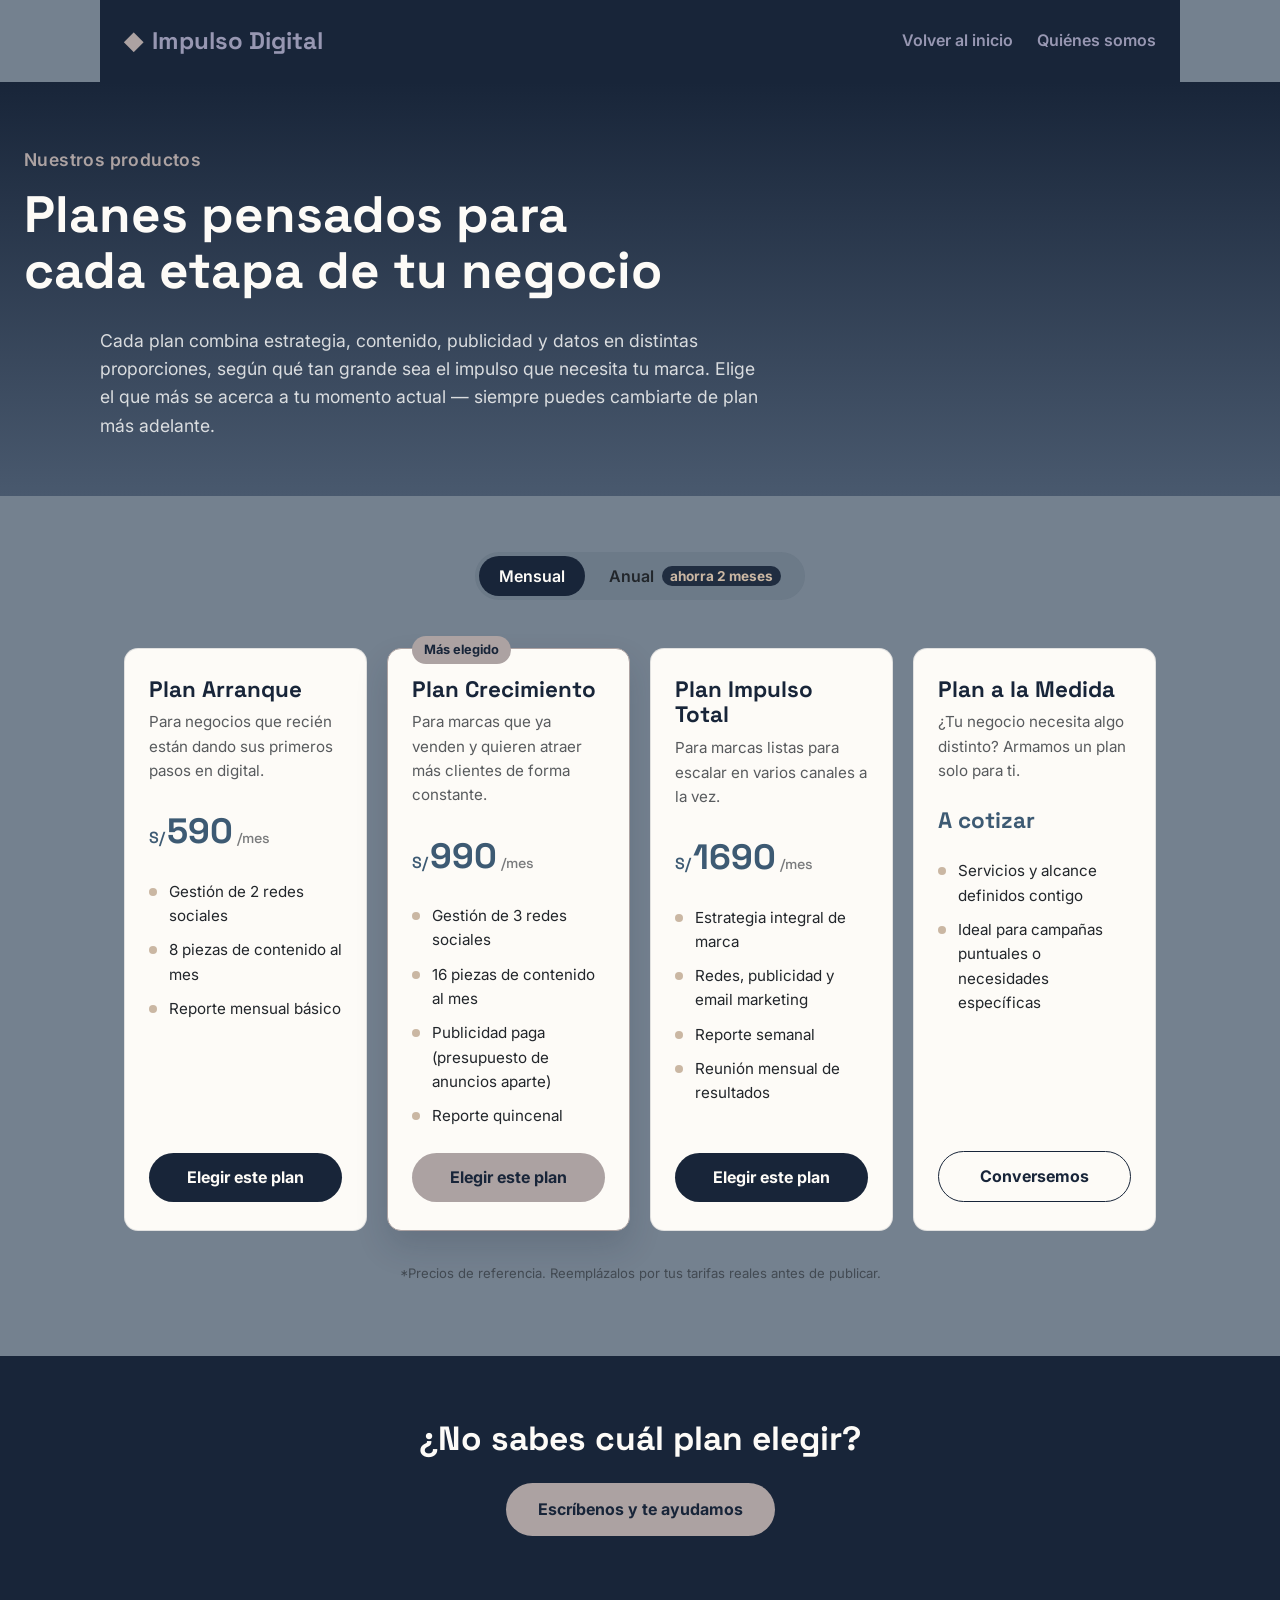
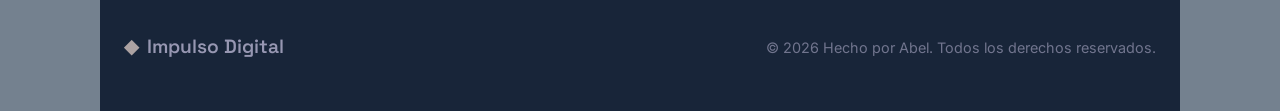
<file: productos.html>
<!DOCTYPE html>
<html lang="es">
<head>
    <meta charset="UTF-8">
    <meta name="viewport" content="width=device-width, initial-scale=1.0">
    <title>Nuestros productos | Impulso Digital</title>
    <meta name="description" content="Conoce los planes de Impulso Digital para hacer crecer tu marca en internet: estrategia, contenido, publicidad y datos en un solo lugar.">

    <link rel="preconnect" href="https://fonts.googleapis.com">
    <link rel="preconnect" href="https://fonts.gstatic.com" crossorigin>
    <link href="https://fonts.googleapis.com/css2?family=Space+Grotesk:wght@500;600;700&family=Inter:wght@400;500;600;700&display=swap" rel="stylesheet">

    <!-- Tus estilos propios para esta página -->
    <link rel="stylesheet" href="productos.css">
</head>
<body>

    <a class="salto-contenido" href="#contenido">Saltar al contenido</a>

    <header class="encabezado">
        <div class="encabezado__marca">
            <span class="encabezado__logo" aria-hidden="true">◆</span>
            <span class="encabezado__nombre">Impulso Digital</span>
        </div>
        <nav class="nav" aria-label="Navegación principal">
            <ul class="nav__lista">
                <li><a href="index.html">Volver al inicio</a></li>
                <li><a href="quienes.html">Quiénes somos</a></li>
            </ul>
        </nav>
    </header>

    <main id="contenido">

        <section class="hero">
            <p class="hero__eyebrow">Nuestros productos</p>
            <h1 class="hero__titulo">Planes pensados para cada etapa de tu negocio</h1>
            <div class="hero__texto">
                <p>
                    Cada plan combina estrategia, contenido, publicidad y datos en distintas proporciones, según qué tan grande sea el impulso que necesita tu marca. Elige el que más se acerca a tu momento actual — siempre puedes cambiarte de plan más adelante.
                </p>
            </div>
        </section>

        <section class="planes" aria-label="Planes disponibles">

            <div class="planes__toggle" role="group" aria-label="Elegir frecuencia de pago">
                <button type="button" class="planes__opcion is-activa" data-frecuencia="mensual">Mensual</button>
                <button type="button" class="planes__opcion" data-frecuencia="anual">Anual <span class="planes__ahorro">ahorra 2 meses</span></button>
            </div>

            <div class="planes__lista">

                <article class="plan">
                    <h2 class="plan__nombre">Plan Arranque</h2>
                    <p class="plan__descripcion">Para negocios que recién están dando sus primeros pasos en digital.</p>
                    <p class="plan__precio">
                        <span class="plan__moneda">S/</span><span class="plan__monto" data-mensual="590" data-anual="490">590</span><span class="plan__periodo">/mes</span>
                    </p>
                    <ul class="plan__lista">
                        <li>Gestión de 2 redes sociales</li>
                        <li>8 piezas de contenido al mes</li>
                        <li>Reporte mensual básico</li>
                    </ul>
                    <a class="plan__boton" href="index.html#contacto">Elegir este plan</a>
                </article>

                <article class="plan plan--destacado">
                    <p class="plan__insignia">Más elegido</p>
                    <h2 class="plan__nombre">Plan Crecimiento</h2>
                    <p class="plan__descripcion">Para marcas que ya venden y quieren atraer más clientes de forma constante.</p>
                    <p class="plan__precio">
                        <span class="plan__moneda">S/</span><span class="plan__monto" data-mensual="990" data-anual="825">990</span><span class="plan__periodo">/mes</span>
                    </p>
                    <ul class="plan__lista">
                        <li>Gestión de 3 redes sociales</li>
                        <li>16 piezas de contenido al mes</li>
                        <li>Publicidad paga (presupuesto de anuncios aparte)</li>
                        <li>Reporte quincenal</li>
                    </ul>
                    <a class="plan__boton" href="index.html#contacto">Elegir este plan</a>
                </article>

                <article class="plan">
                    <h2 class="plan__nombre">Plan Impulso Total</h2>
                    <p class="plan__descripcion">Para marcas listas para escalar en varios canales a la vez.</p>
                    <p class="plan__precio">
                        <span class="plan__moneda">S/</span><span class="plan__monto" data-mensual="1690" data-anual="1410">1690</span><span class="plan__periodo">/mes</span>
                    </p>
                    <ul class="plan__lista">
                        <li>Estrategia integral de marca</li>
                        <li>Redes, publicidad y email marketing</li>
                        <li>Reporte semanal</li>
                        <li>Reunión mensual de resultados</li>
                    </ul>
                    <a class="plan__boton" href="index.html#contacto">Elegir este plan</a>
                </article>

                <article class="plan plan--medida">
                    <h2 class="plan__nombre">Plan a la Medida</h2>
                    <p class="plan__descripcion">¿Tu negocio necesita algo distinto? Armamos un plan solo para ti.</p>
                    <p class="plan__precio plan__precio--cotizar">A cotizar</p>
                    <ul class="plan__lista">
                        <li>Servicios y alcance definidos contigo</li>
                        <li>Ideal para campañas puntuales o necesidades específicas</li>
                    </ul>
                    <a class="plan__boton plan__boton--secundario" href="index.html#contacto">Conversemos</a>
                </article>

            </div>

            <p class="planes__nota">*Precios de referencia. Reemplázalos por tus tarifas reales antes de publicar.</p>
        </section>

        <section class="cta">
            <h2 class="cta__titulo">¿No sabes cuál plan elegir?</h2>
            <a class="cta__boton" href="index.html#contacto">Escríbenos y te ayudamos</a>
        </section>

    </main>

    <footer class="pie">
        <div class="pie__marca">
            <span class="encabezado__logo" aria-hidden="true">◆</span>
            <span>Impulso Digital</span>
        </div>
        <p class="pie__texto">&copy; <span id="anio-actual">2026</span> Hecho por Abel. Todos los derechos reservados.</p>
    </footer>

    <!-- Tu script si deseas agregar interactividad -->
    <script src="productos.js"></script>
</body>
</html>
</file>
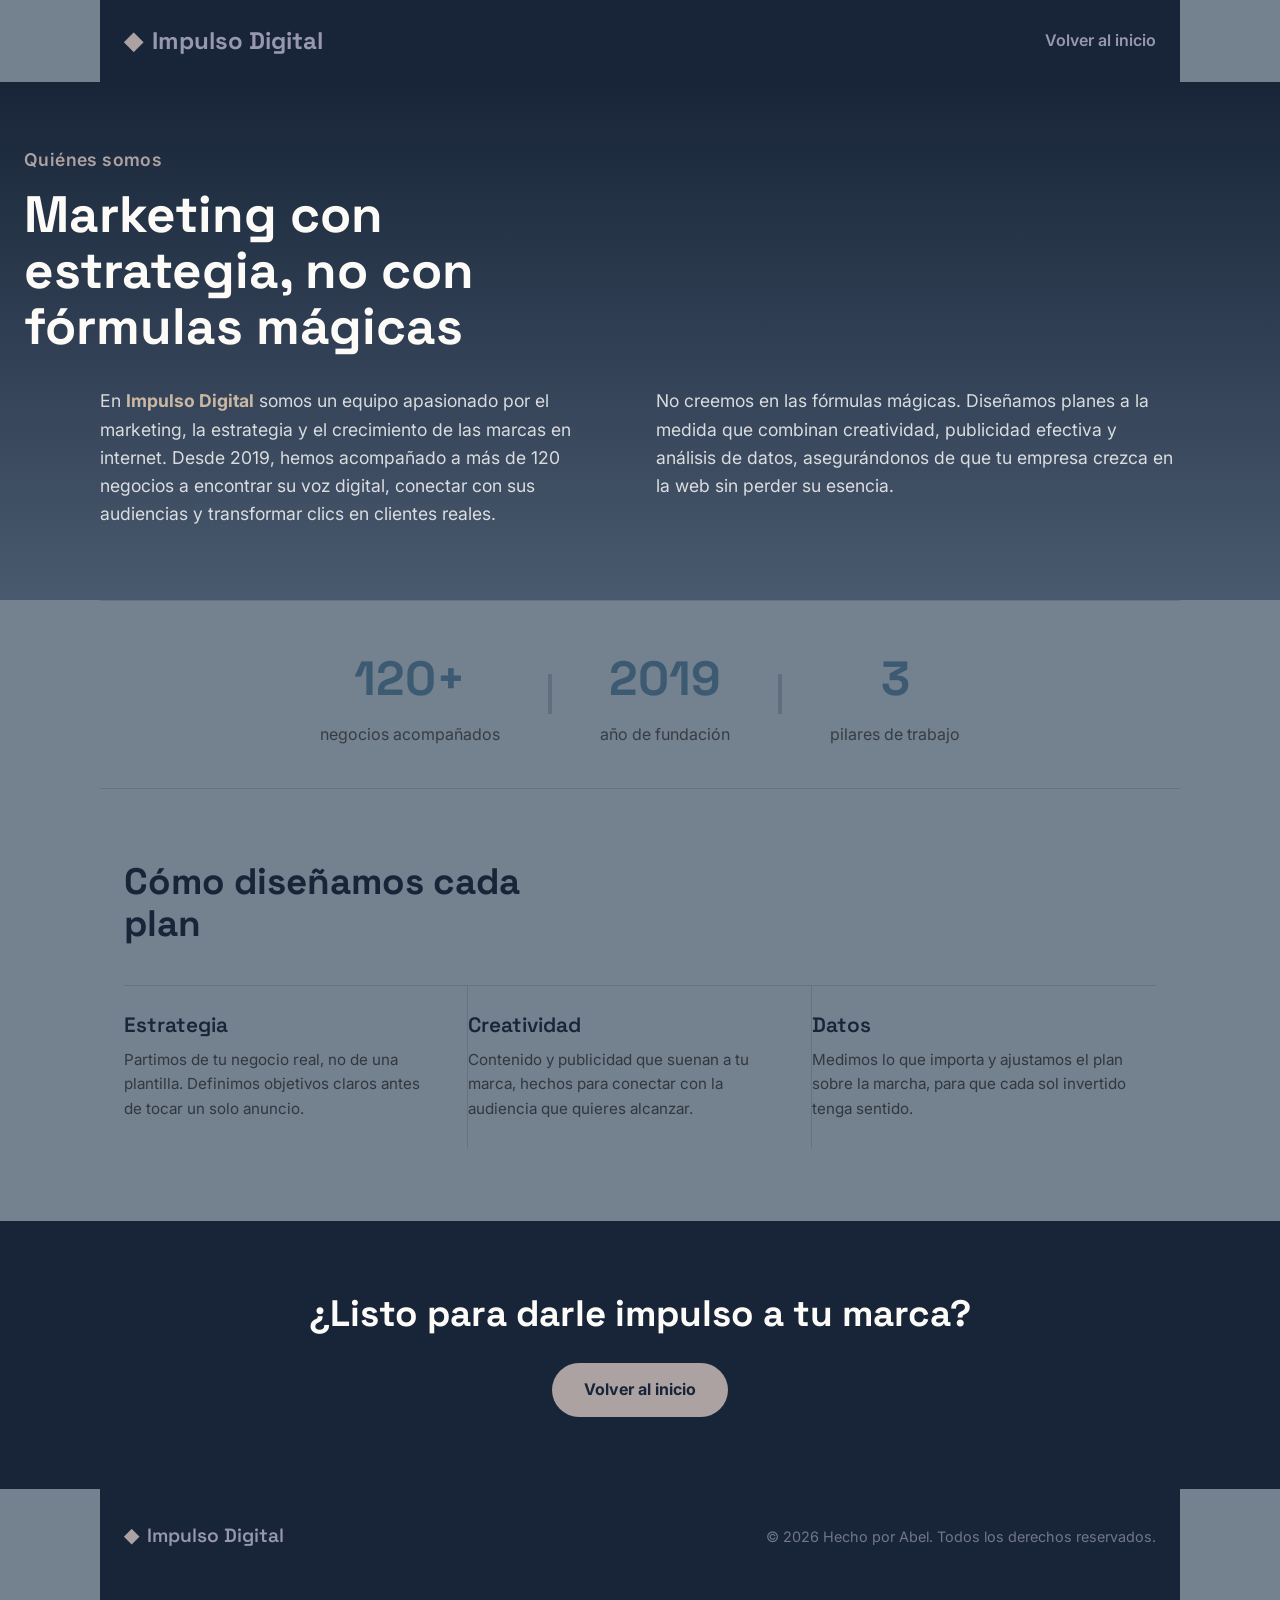
<file: quienes.html>
<!DOCTYPE html>
<html lang="es">
<head>
    <meta charset="UTF-8">
    <meta name="viewport" content="width=device-width, initial-scale=1.0">
    <title>¿Quiénes somos? | Impulso Digital</title>
    <meta name="description" content="Conoce al equipo detrás de Impulso Digital: desde 2019 ayudamos a marcas a crecer en internet con estrategia, creatividad y datos.">

    <link rel="preconnect" href="https://fonts.googleapis.com">
    <link rel="preconnect" href="https://fonts.gstatic.com" crossorigin>
    <link href="https://fonts.googleapis.com/css2?family=Space+Grotesk:wght@500;600;700&family=Inter:wght@400;500;600;700&display=swap" rel="stylesheet">

    <!-- Tus estilos propios para esta página -->
    <link rel="stylesheet" href="quienes.css">
</head>
<body>

    <a class="salto-contenido" href="#contenido">Saltar al contenido</a>

    <header class="encabezado">
        <div class="encabezado__marca">
            <span class="encabezado__logo" aria-hidden="true">◆</span>
            <span class="encabezado__nombre">Impulso Digital</span>
        </div>
        <nav class="nav" aria-label="Navegación principal">
            <ul class="nav__lista">
                <li><a href="index.html">Volver al inicio</a></li>
            </ul>
        </nav>
    </header>

    <main id="contenido">

        <section class="hero">
            <p class="hero__eyebrow">Quiénes somos</p>
            <h1 class="hero__titulo">Marketing con estrategia, no con fórmulas mágicas</h1>
            <div class="hero__texto">
                <p>
                    En <strong>Impulso Digital</strong> somos un equipo apasionado por el marketing, la estrategia y el crecimiento de las marcas en internet. Desde 2019, hemos acompañado a más de 120 negocios a encontrar su voz digital, conectar con sus audiencias y transformar clics en clientes reales.
                </p>
                <p>
                    No creemos en las fórmulas mágicas. Diseñamos planes a la medida que combinan creatividad, publicidad efectiva y análisis de datos, asegurándonos de que tu empresa crezca en la web sin perder su esencia.
                </p>
            </div>
        </section>

        <section class="cifras" aria-label="Nuestro recorrido en cifras">
            <div class="cifras__item">
                <span class="cifras__numero" data-contador="120" data-sufijo="+">0</span>
                <span class="cifras__etiqueta">negocios acompañados</span>
            </div>
            <div class="cifras__linea" aria-hidden="true"></div>
            <div class="cifras__item">
                <span class="cifras__numero" data-sin-contar="2019">2019</span>
                <span class="cifras__etiqueta">año de fundación</span>
            </div>
            <div class="cifras__linea" aria-hidden="true"></div>
            <div class="cifras__item">
                <span class="cifras__numero" data-contador="3" data-sufijo="">0</span>
                <span class="cifras__etiqueta">pilares de trabajo</span>
            </div>
        </section>

        <section class="pilares" aria-label="Cómo trabajamos">
            <h2 class="pilares__titulo">Cómo diseñamos cada plan</h2>
            <div class="pilares__lista">
                <article class="pilar">
                    <h3 class="pilar__titulo">Estrategia</h3>
                    <p class="pilar__texto">Partimos de tu negocio real, no de una plantilla. Definimos objetivos claros antes de tocar un solo anuncio.</p>
                </article>
                <article class="pilar">
                    <h3 class="pilar__titulo">Creatividad</h3>
                    <p class="pilar__texto">Contenido y publicidad que suenan a tu marca, hechos para conectar con la audiencia que quieres alcanzar.</p>
                </article>
                <article class="pilar">
                    <h3 class="pilar__titulo">Datos</h3>
                    <p class="pilar__texto">Medimos lo que importa y ajustamos el plan sobre la marcha, para que cada sol invertido tenga sentido.</p>
                </article>
            </div>
        </section>

        <section class="cta">
            <h2 class="cta__titulo">¿Listo para darle impulso a tu marca?</h2>
            <a class="cta__boton" href="index.html">Volver al inicio</a>
        </section>

    </main>

    <footer class="pie">
        <div class="pie__marca">
            <span class="encabezado__logo" aria-hidden="true">◆</span>
            <span>Impulso Digital</span>
        </div>
        <p class="pie__texto">&copy; <span id="anio-actual">2026</span> Hecho por Abel. Todos los derechos reservados.</p>
    </footer>

    <!-- Tu script si deseas agregar interactividad -->
    <script src="quienes.js"></script>
</body>
</html>
</file>
<file: productos.css>
/* ============================================
   Impulso Digital — Nuestros productos
   Reutiliza la paleta y tipografía del sitio
   ============================================ */

:root {
    --color-tinta: #182539;
    --color-tinta-suave: #49596e;
    --color-acero: #3D5A73;
    --color-ambar: #aca2a2;
    --color-ambar-oscuro: #cab7a3;
    --color-crema: #74818f;
    --color-texto: #22262B;
    --color-texto-claro: #9797b2;

    --fuente-titulo: "Space Grotesk", sans-serif;
    --fuente-texto: "Inter", sans-serif;

    --radio: 14px;
    --ancho-maximo: 1080px;
}

* {
    box-sizing: border-box;
}

html {
    scroll-behavior: smooth;
}

@media (prefers-reduced-motion: reduce) {
    html {
        scroll-behavior: auto;
    }
    * {
        animation-duration: 0.01ms !important;
        transition-duration: 0.01ms !important;
    }
}

body {
    margin: 0;
    background: var(--color-crema);
    color: var(--color-texto);
    font-family: var(--fuente-texto);
    line-height: 1.6;
    -webkit-font-smoothing: antialiased;
    overflow-x: hidden; /* <-- Evita la línea gris o desbordamiento lateral */
}

a {
    color: inherit;
}

h1, h2 {
    font-family: var(--fuente-titulo);
    line-height: 1.15;
}

/* Salto de contenido (accesibilidad) */
.salto-contenido {
    position: absolute;
    left: -9999px;
    top: 0;
    background: var(--color-tinta);
    color: var(--color-texto-claro);
    padding: 12px 20px;
    z-index: 100;
    text-decoration: none;
}

.salto-contenido:focus {
    left: 16px;
    top: 16px;
}

a:focus-visible,
button:focus-visible {
    outline: 2px solid var(--color-ambar);
    outline-offset: 2px;
}

/* ============================================
   Encabezado
   ============================================ */

.encabezado {
    display: flex;
    align-items: center;
    justify-content: space-between;
    max-width: var(--ancho-maximo);
    margin: 0 auto;
    padding: 22px 24px;
    background: var(--color-tinta);
    color: var(--color-texto-claro);
    position: sticky;
    top: 0;
    z-index: 10;
    width: 100%;
}

.encabezado__marca {
    display: flex;
    align-items: center;
    gap: 10px;
    font-family: var(--fuente-titulo);
    font-weight: 700;
    font-size: 1.5rem; /* <-- Corregido de 2.4rem para evitar que sea gigantesco */
}

.encabezado__logo {
    color: var(--color-ambar);
}

.nav__lista {
    list-style: none;
    display: flex;
    gap: 24px;
    margin: 0;
    padding: 0;
}

.nav__lista a {
    text-decoration: none;
    font-weight: 600;
    font-size: 1rem; /* <-- Ajustado de 1.5rem */
    padding-bottom: 4px;
    border-bottom: 2px solid transparent;
    transition: border-color 0.2s ease, color 0.2s ease;
}

.nav__lista a:hover,
.nav__lista a:focus-visible {
    border-color: var(--color-ambar);
    color: var(--color-ambar);
}

/* ============================================
   Hero
   ============================================ */

.hero {
    background: linear-gradient(180deg, var(--color-tinta) 0%, var(--color-tinta-suave) 100%);
    color: var(--color-texto-claro);
    padding: 64px 24px 56px;
}

.hero > * {
    max-width: var(--ancho-maximo);
    margin-left: auto;
    margin-right: auto;
}

.hero__eyebrow {
    color: var(--color-ambar);
    font-weight: 600;
    letter-spacing: 0.4px;
    font-size: 1.1rem; /* <-- Ajustado de 2.5rem */
    margin: 0 0 12px;
}

.hero__titulo {
    font-weight: 700;
    font-size: clamp(2rem, 4vw, 3.2rem); /* <-- Corregido el clamp que estaba invertido */
    line-height: 1.1;
    max-width: 20ch;
    color: #FDFBF7;
    margin: 0 0 28px;
}

.hero__texto p {
    max-width: 60ch;
    font-size: 1.1rem; /* <-- Ajustado de 2.2rem */
    color: rgba(253, 253, 251, 0.82);
    margin: 0;
}

/* ============================================
   Toggle mensual / anual
   ============================================ */

.planes {
    max-width: var(--ancho-maximo);
    margin: 0 auto;
    padding: 56px 24px 72px;
}

.planes__toggle {
    display: flex;
    justify-content: center;
    gap: 4px;
    background: rgba(24, 37, 57, 0.08);
    border-radius: 999px;
    padding: 4px;
    width: fit-content;
    margin: 0 auto 48px;
}

.planes__opcion {
    border: none;
    background: transparent;
    font-family: var(--fuente-texto);
    font-weight: 600;
    font-size: 1rem; /* <-- Ajustado de 2rem */
    color: var(--color-texto);
    padding: 10px 20px;
    border-radius: 999px;
    cursor: pointer;
    transition: background 0.2s ease, color 0.2s ease;
    display: flex;
    align-items: center;
    gap: 8px;
}

.planes__opcion.is-activa {
    background: var(--color-tinta);
    color: #FDFBF7;
}

.planes__ahorro {
    font-size: 0.85rem; /* <-- Ajustado de 2rem */
    font-weight: 700;
    color: var(--color-ambar-oscuro);
    background: rgba(24, 37, 57, 0.9);
    padding: 2px 8px;
    border-radius: 999px;
}

.planes__opcion.is-activa .planes__ahorro {
    background: var(--color-ambar);
    color: var(--color-tinta);
}

/* ============================================
   Tarjetas de planes
   ============================================ */

.planes__lista {
    display: grid;
    grid-template-columns: repeat(4, 1fr);
    gap: 20px;
    align-items: stretch;
}

.plan {
    background: #FDFBF7;
    border: 1px solid rgba(24, 37, 57, 0.12);
    border-radius: var(--radio);
    padding: 28px 24px;
    display: flex;
    flex-direction: column;
    position: relative;
}

.plan--destacado {
    border-color: var(--color-ambar);
    box-shadow: 0 16px 32px rgba(24, 37, 57, 0.16);
}

.plan__insignia {
    position: absolute;
    top: -13px;
    left: 24px;
    background: var(--color-ambar);
    color: var(--color-tinta);
    font-size: 0.8rem; /* <-- Ajustado de 1.5rem */
    font-weight: 700;
    padding: 4px 12px;
    border-radius: 999px;
    margin: 0;
}

.plan__nombre {
    font-size: 1.4rem; /* <-- Ajustado de 2rem */
    font-weight: 700;
    color: var(--color-tinta);
    margin: 0 0 8px;
}

.plan__descripcion {
    font-size: 0.95rem; /* <-- Ajustado */
    color: var(--color-texto);
    opacity: 0.75;
    margin: 0 0 20px;
    min-height: 2.8em;
}

.plan__precio {
    display: flex;
    align-items: baseline;
    gap: 2px;
    font-family: var(--fuente-titulo);
    color: var(--color-acero);
    margin: 0 0 20px;
}

.plan__moneda {
    font-size: 1rem;
    font-weight: 600;
}

.plan__monto {
    font-size: 2.2rem; /* <-- Ajustado */
    font-weight: 700;
}

.plan__periodo {
    font-size: 0.9rem; /* <-- Ajustado de 2rem para que no sea gigante al lado del precio */
    font-weight: 500;
    color: var(--color-texto);
    opacity: 0.6;
    margin-left: 2px;
}

.plan__precio--cotizar {
    font-size: 1.4rem;
    font-weight: 700;
    color: var(--color-acero);
}

.plan__lista {
    list-style: none;
    padding: 0;
    margin: 0 0 24px;
    display: flex;
    flex-direction: column;
    gap: 10px;
    font-size: 0.95rem; /* <-- Ajustado de 1.3rem */
    color: var(--color-texto);
    flex-grow: 1;
}

.plan__lista li {
    padding-left: 20px;
    position: relative;
}

.plan__lista li::before {
    content: "";
    position: absolute;
    left: 0;
    top: 8px;
    width: 8px;
    height: 8px;
    border-radius: 50%;
    background: var(--color-ambar-oscuro);
}

.plan__boton {
    display: block;
    text-align: center;
    text-decoration: none;
    background: var(--color-tinta);
    color: #FDFBF7;
    font-weight: 700;
    font-size: 1rem; /* <-- Ajustado de 1.5rem */
    padding: 12px;
    border-radius: 999px;
    transition: background 0.2s ease, transform 0.2s ease;
}

.plan--destacado .plan__boton {
    background: var(--color-ambar);
    color: var(--color-tinta);
}

.plan__boton:hover,
.plan__boton:focus-visible {
    transform: translateY(-2px);
}

.plan__boton--secundario {
    background: transparent;
    border: 1px solid var(--color-tinta);
    color: var(--color-tinta);
}

.planes__nota {
    text-align: center;
    font-size: 0.82rem;
    color: var(--color-texto);
    opacity: 0.6;
    margin: 32px 0 0;
}

@media (max-width: 980px) {
    .planes__lista {
        grid-template-columns: repeat(2, 1fr);
    }
}

@media (max-width: 620px) {
    .planes__lista {
        grid-template-columns: 1fr;
    }
    .planes__toggle {
        width: 100%;
    }
    .planes__opcion {
        flex: 1;
        justify-content: center;
    }
}

/* ============================================
   Llamado a la acción y pie
   ============================================ */

.cta {
    background: var(--color-tinta);
    color: var(--color-texto-claro);
    text-align: center;
    padding: 64px 24px;
}

.cta__titulo {
    font-weight: 700;
    font-size: clamp(1.8rem, 3vw, 2.1rem); /* <-- Ajustado */
    color: #FDFBF7;
    margin: 0 0 24px;
}

.cta__boton {
    display: inline-block;
    background: var(--color-ambar);
    color: var(--color-tinta);
    text-decoration: none;
    font-weight: 700;
    padding: 14px 32px;
    border-radius: 999px;
    transition: background 0.2s ease, transform 0.2s ease;
}

.cta__boton:hover,
.cta__boton:focus-visible {
    background: var(--color-ambar-oscuro);
    transform: translateY(-2px);
}

.pie {
    max-width: var(--ancho-maximo);
    margin: 0 auto;
    padding: 32px 24px 48px;
    background: var(--color-tinta);
    display: flex;
    align-items: center;
    justify-content: space-between;
    flex-wrap: wrap;
    gap: 12px;
}

.pie__marca {
    display: flex;
    align-items: center;
    gap: 8px;
    font-family: var(--fuente-titulo);
    font-weight: 600;
    font-size: 1.2rem; /* <-- Ajustado de 2rem */
    color: var(--color-texto-claro);
}

.pie__texto {
    font-size: 0.9rem; /* <-- Ajustado de 1.2rem */
    color: var(--color-texto-claro);
    opacity: 0.7;
    margin: 0;
}
</file>
<file: quienes.css>
/* ============================================
   Impulso Digital — Quiénes somos
   Paleta y tipografías alineadas con la página
   principal (style.css): tinta, acero, ámbar, crema.
   ============================================ */

:root {
    --color-tinta: #182539;
    --color-tinta-suave: #49596e;
    --color-acero: #3D5A73;
    --color-ambar: #aca2a2;
    --color-ambar-oscuro: #cab7a3;
    --color-crema: #74818f;
    --color-texto: #22262B;
    --color-texto-claro: #9797b2;

    --fuente-titulo: "Space Grotesk", sans-serif;
    --fuente-texto: "Inter", sans-serif;

    --radio: 14px;
    --ancho-maximo: 1080px;
}

* {
    box-sizing: border-box;
}

html {
    scroll-behavior: smooth;
}

@media (prefers-reduced-motion: reduce) {
    html {
        scroll-behavior: auto;
    }
    * {
        animation-duration: 0.01ms !important;
        transition-duration: 0.01ms !important;
    }
}

body {
    margin: 0;
    background: var(--color-crema);
    color: var(--color-texto);
    font-family: var(--fuente-texto);
    line-height: 1.6;
    -webkit-font-smoothing: antialiased;
    overflow-x: hidden; /* <-- Previene la línea gris y desbordamientos laterales */
}

img {
    max-width: 100%;
    display: block;
}

a {
    color: inherit;
}

h1, h2, h3 {
    font-family: var(--fuente-titulo);
    line-height: 1.15;
}

/* Salto de contenido (accesibilidad) */
.salto-contenido {
    position: absolute;
    left: -9999px;
    top: 0;
    background: var(--color-tinta);
    color: var(--color-texto-claro);
    padding: 12px 20px;
    z-index: 100;
    text-decoration: none;
}

.salto-contenido:focus {
    left: 16px;
    top: 16px;
}

a:focus-visible,
button:focus-visible {
    outline: 2px solid var(--color-ambar);
    outline-offset: 2px;
}

/* ============================================
   Encabezado
   ============================================ */

.encabezado {
    display: flex;
    align-items: center;
    justify-content: space-between;
    max-width: var(--ancho-maximo);
    margin: 0 auto;
    padding: 22px 24px;
    background: var(--color-tinta);
    color: var(--color-texto-claro);
    position: sticky;
    top: 0;
    z-index: 10;
    width: 100%;
}

.encabezado__marca {
    display: flex;
    align-items: center;
    gap: 10px;
    font-family: var(--fuente-titulo);
    font-weight: 700;
    font-size: 1.5rem; /* <-- Ajustado de 2.5rem */
}

.encabezado__logo {
    color: var(--color-ambar);
}

.nav__lista {
    list-style: none;
    display: flex;
    gap: 24px;
    margin: 0;
    padding: 0;
}

.nav__lista a {
    text-decoration: none;
    font-weight: 600;
    font-size: 1rem; /* <-- Ajustado de 1.6rem */
    padding-bottom: 4px;
    border-bottom: 2px solid transparent;
    transition: border-color 0.2s ease, color 0.2s ease;
}

.nav__lista a:hover,
.nav__lista a:focus-visible {
    border-color: var(--color-ambar);
    color: var(--color-ambar);
}

/* ============================================
   Hero
   ============================================ */

.hero {
    background: linear-gradient(180deg, var(--color-tinta) 0%, var(--color-tinta-suave) 100%);
    color: var(--color-texto-claro);
    padding: 64px 24px 72px;
}

.hero > * {
    max-width: var(--ancho-maximo);
    margin-left: auto;
    margin-right: auto;
}

.hero__eyebrow {
    color: var(--color-ambar);
    font-weight: 600;
    letter-spacing: 0.4px;
    font-size: 1.1rem; /* <-- Ajustado de 4rem */
    margin: 0 0 12px;
}

.hero__titulo {
    font-weight: 700;
    font-size: clamp(2rem, 4vw, 3.2rem); /* <-- Corregido el clamp que estaba invertido */
    line-height: 1.1;
    max-width: 18ch;
    color: #FDFBF7;
    margin: 0 0 32px;
}

.hero__texto {
    display: flex;
    flex-wrap: wrap;
    gap: 32px;
}

.hero__texto p {
    flex: 1 1 320px;
    max-width: 52ch;
    font-size: 1.1rem; /* <-- Ajustado de 2rem */
    color: rgba(253, 253, 251, 0.82);
    margin: 0;
}

.hero__texto strong {
    color: var(--color-ambar-oscuro);
    font-weight: 700;
}

/* ============================================
   Cifras
   ============================================ */

.cifras {
    max-width: var(--ancho-maximo);
    margin: 0 auto;
    padding: 40px 24px;
    border-top: 1px solid rgba(24, 37, 57, 0.15);
    border-bottom: 1px solid rgba(24, 37, 57, 0.15);
    display: flex;
    align-items: center;
    justify-content: center;
    gap: 48px;
    flex-wrap: wrap;
}

.cifras__item {
    display: flex;
    flex-direction: column;
    align-items: center;
    text-align: center;
    gap: 4px;
}

.cifras__numero {
    font-family: var(--fuente-titulo);
    font-size: clamp(2.2rem, 4vw, 3rem); /* <-- Corregido el clamp invertido */
    color: var(--color-acero);
    font-weight: 700;
}

.cifras__etiqueta {
    font-size: 1rem; /* <-- Ajustado de 2rem */
    color: var(--color-texto);
    opacity: 0.75;
}

.cifras__linea {
    width: 4px;
    height: 40px;
    background: rgba(24, 37, 57, 0.2);
}

@media (max-width: 640px) {
    .cifras__linea {
        display: none;
    }
}

/* ============================================
   Pilares
   ============================================ */

.pilares {
    max-width: var(--ancho-maximo);
    margin: 0 auto;
    padding: 72px 24px;
}

.pilares__titulo {
    font-weight: 700;
    font-size: clamp(1.8rem, 3vw, 2.3rem); /* <-- Ajustado de 6rem */
    color: var(--color-tinta);
    margin: 0 0 40px;
    max-width: 20ch;
}

.pilares__lista {
    display: grid;
    grid-template-columns: repeat(3, 1fr);
    gap: 0;
    border-top: 1px solid rgba(24, 37, 57, 0.15);
}

.pilar {
    padding: 28px 28px 28px 0;
    border-right: 1px solid rgba(24, 37, 57, 0.15);
}

.pilar:last-child {
    border-right: none;
}

.pilar__titulo {
    font-family: var(--fuente-titulo);
    font-weight: 600;
    font-size: 1.3rem; /* <-- Ajustado de 3rem */
    color: var(--color-tinta);
    margin: 0 0 10px;
}

.pilar__texto {
    color: var(--color-texto);
    opacity: 0.8;
    font-size: 0.95rem; /* <-- Ajustado de 1.5rem */
    margin: 0;
    max-width: 32ch;
}

@media (max-width: 800px) {
    .pilares__lista {
        grid-template-columns: 1fr;
    }
    .pilar {
        padding: 24px 0;
        border-right: none;
        border-bottom: 1px solid rgba(24, 37, 57, 0.15);
    }
    .pilar:last-child {
        border-bottom: none;
    }
}

/* ============================================
   Llamado a la acción
   ============================================ */

.cta {
    background: var(--color-tinta);
    color: var(--color-texto-claro);
    text-align: center;
    padding: 72px 24px;
}

.cta__titulo {
    font-weight: 700;
    font-size: clamp(1.8rem, 3.5vw, 2.3rem); /* <-- Ajustado de 4rem */
    color: #FDFBF7;
    margin: 0 0 28px;
}

.cta__boton {
    display: inline-block;
    background: var(--color-ambar);
    color: var(--color-tinta);
    text-decoration: none;
    font-weight: 700;
    padding: 14px 32px;
    border-radius: 999px;
    transition: background 0.2s ease, transform 0.2s ease;
}

.cta__boton:hover,
.cta__boton:focus-visible {
    background: var(--color-ambar-oscuro);
    transform: translateY(-2px);
}

/* ============================================
   Pie de página
   ============================================ */

.pie {
    max-width: var(--ancho-maximo);
    margin: 0 auto;
    padding: 32px 24px 48px;
    background: var(--color-tinta);
    display: flex;
    align-items: center;
    justify-content: space-between;
    flex-wrap: wrap;
    gap: 12px;
}

.pie__marca {
    display: flex;
    align-items: center;
    gap: 8px;
    font-family: var(--fuente-titulo);
    font-weight: 600;
    font-size: 1.2rem;
    color: var(--color-texto-claro);
}

.pie__texto {
    font-size: 0.9rem; /* <-- Ajustado de 1.4rem */
    color: var(--color-texto-claro);
    opacity: 0.7;
    margin: 0;
}

/* ============================================
   Animación de aparición
   ============================================ */

.revelar {
    opacity: 0;
    transform: translateY(12px);
    transition: opacity 0.6s ease, transform 0.6s ease;
}

.revelar.revelar--activo {
    opacity: 1;
    transform: translateY(0);
}

@media (prefers-reduced-motion: reduce) {
    .revelar {
        opacity: 1;
        transform: none;
        transition: none;
    }
}
</file>
